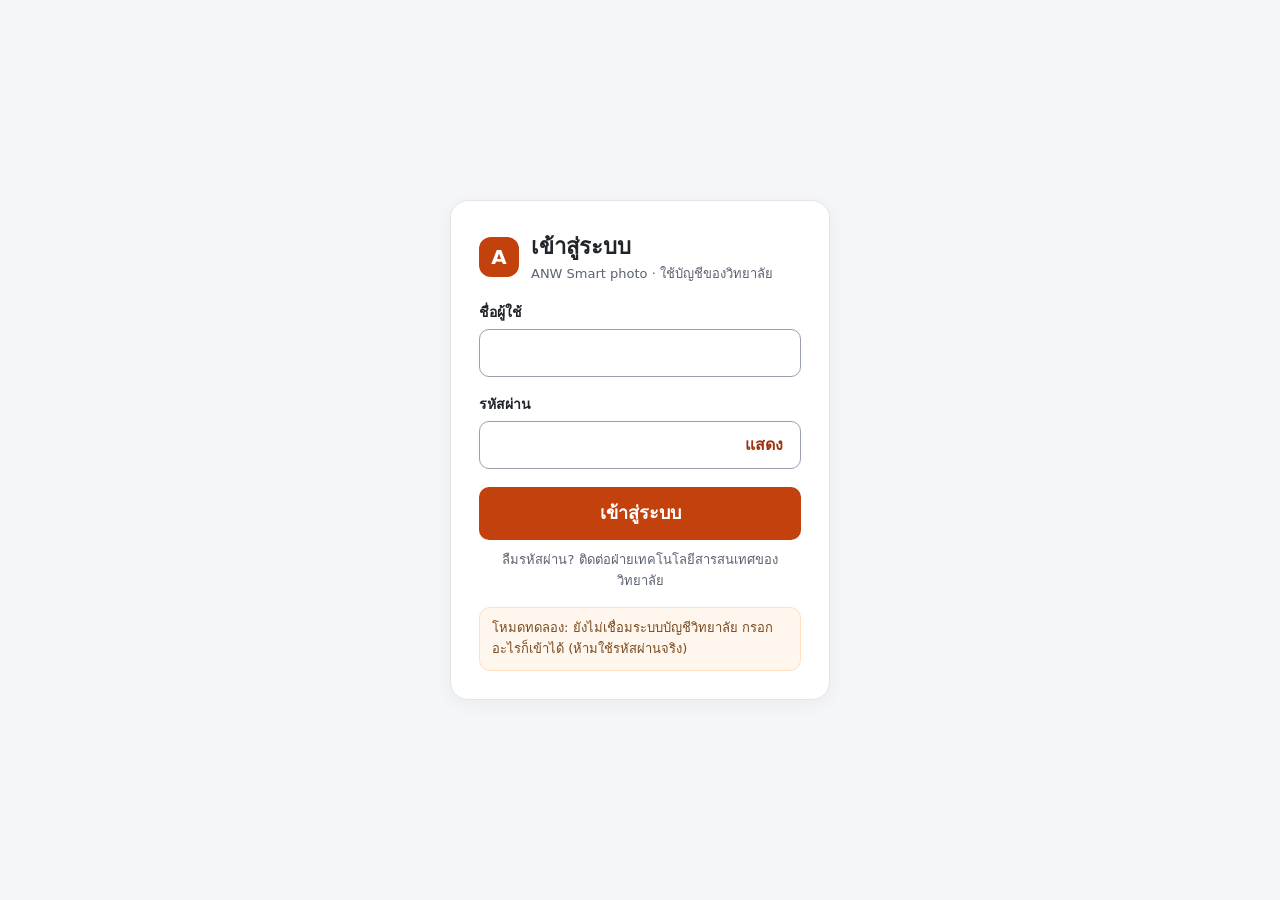
<file: index.html>
<!DOCTYPE html>
<html lang="th">
<head>
<meta charset="UTF-8">
<meta name="viewport" content="width=device-width, initial-scale=1.0">
<title>ANW Smart photo | ค้นหาภาพกิจกรรมของฉัน</title>
<meta name="description" content="ระบบค้นหาภาพกิจกรรมของวิทยาลัยเทคโนโลยีหาดใหญ่อำนวยวิทย์ อัปโหลดภาพของคุณเพื่อค้นหาภาพกิจกรรมที่มีคุณอยู่">
<meta name="theme-color" content="#c2410c">
<meta name="robots" content="noindex, nofollow">
<!-- ปรับ img-src ให้ตรงกับโดเมนรูปจริงเมื่อเชื่อมระบบ (เช่น โดเมนรูปของ Facebook) -->
<meta http-equiv="Content-Security-Policy" content="default-src 'self'; img-src 'self' blob: data: https:; style-src 'self'; script-src 'self'; base-uri 'self'; form-action 'self'">
<link rel="icon" href="data:image/svg+xml,%3Csvg xmlns='http://www.w3.org/2000/svg' viewBox='0 0 64 64'%3E%3Crect width='64' height='64' rx='16' fill='%23c2410c'/%3E%3Ctext x='32' y='45' font-size='36' font-weight='700' text-anchor='middle' fill='white' font-family='sans-serif'%3EA%3C/text%3E%3C/svg%3E">
<link rel="stylesheet" href="css/style.css">
</head>
<body class="is-auth-pending">
<a class="skip-link" href="#main">ข้ามไปยังเนื้อหาหลัก</a>

<header class="topbar">
  <div class="brand">
    <div class="logo" aria-hidden="true">A</div>
    <div class="brand-text">
      <span class="brand-name">ANW Smart photo</span>
      <small>ระบบค้นหาภาพกิจกรรมของวิทยาลัย</small>
    </div>
  </div>
  <div class="user-box">

  <span class="user-name" id="userName"></span>

  <button type="button" class="btn btn-secondary btn-sm" id="logoutBtn">ออกจากระบบ</button>

</div>
</header>

<main id="main">
  <section class="intro">
    <h1>ค้นหาภาพกิจกรรมของคุณ</h1>
    <p>อัปโหลดภาพถ่ายของตัวเอง ระบบจะค้นหาภาพกิจกรรมที่มีคุณอยู่ พร้อมลิงก์ไปยังโพสต์ต้นฉบับบน Facebook</p>
  </section>

  <section class="card search-card" aria-labelledby="search-title">
    <h2 id="search-title" class="visually-hidden">อัปโหลดภาพเพื่อค้นหา</h2>

    <form id="searchForm" novalidate>
      <div class="dropzone" id="dropzone">
        <div class="preview-wrap" id="previewWrap" hidden>
          <img id="preview" alt="ตัวอย่างภาพที่เลือก">
        </div>

        <div class="dz-empty" id="dzEmpty">
          <div class="dz-icon" aria-hidden="true">＋</div>
          <p class="dz-title">ลากรูปมาวางที่นี่ หรือกดปุ่มเพื่อเลือกรูป</p>
        </div>

        <p class="file-name" id="fileName" hidden></p>

        <div class="dz-actions">
          <button type="button" class="btn btn-secondary" id="pickBtn">เลือกรูปภาพ</button>
          <button type="button" class="btn btn-secondary btn-camera" id="cameraBtn">ถ่ายภาพด้วยกล้อง</button>
        </div>

        <input type="file" id="photoInput" class="visually-hidden" tabindex="-1"
               accept="image/jpeg,image/png,image/webp" aria-describedby="fileHelp">
        <input type="file" id="cameraInput" class="visually-hidden" tabindex="-1"
               accept="image/jpeg,image/png,image/webp" capture="user">
      </div>

      <p class="hint" id="fileHelp">รองรับ JPG, PNG, WebP ขนาดไม่เกิน 10 MB · ควรเป็นภาพใบหน้าของคุณที่ชัดเจน แสงเพียงพอ</p>
      <p class="msg msg-error" id="fileError" role="alert" hidden></p>

      <div class="consent">
        <label class="check" for="consent">
          <input type="checkbox" id="consent">
          <span>ฉันยินยอมให้ระบบประมวลผลใบหน้าในภาพนี้เพื่อค้นหาภาพกิจกรรม และยืนยันว่าเป็นภาพของตัวฉันเอง
            (<a href="privacy.html" target="_blank" rel="noopener noreferrer">นโยบายความเป็นส่วนตัว</a>)</span>
        </label>
        <!-- TODO: แก้ข้อความด้านล่างให้ตรงกับการทำงานจริงของระบบ (เก็บ/ลบภาพเมื่อไร) ก่อนเปิดใช้ -->
        <p class="hint">ภาพที่อัปโหลดจะใช้เพื่อการค้นหาครั้งนี้เท่านั้น</p>
      </div>

      <button type="submit" class="btn btn-primary btn-lg" id="searchBtn" disabled>ค้นหาภาพของฉัน</button>
      <p class="hint center" id="searchHint">เลือกรูปภาพก่อนเริ่มค้นหา</p>

      <p class="notice">ต้นแบบ: ยังไม่เชื่อมต่อ Facebook หรือระบบค้นหาใบหน้าจริง ผลลัพธ์เป็นข้อมูลจำลอง</p>
    </form>
  </section>

  <div class="status" id="status" role="status" aria-live="polite"></div>

  <section class="results" id="results" aria-labelledby="resultsTitle" hidden>
    <div class="results-head">
      <h2 id="resultsTitle" tabindex="-1">ผลการค้นหา</h2>
      <p id="resultCount" class="hint"></p>
    </div>
    <ul class="result-grid" id="resultGrid"></ul>
  </section>

  <section class="steps" aria-labelledby="steps-title">
    <h2 id="steps-title">ใช้งานอย่างไร?</h2>
    <ol class="step-list">
      <li><span class="step-no" aria-hidden="true">1</span><div><strong>เลือกรูปภาพ</strong><small>ใช้ภาพใบหน้าของคุณเอง</small></div></li>
      <li><span class="step-no" aria-hidden="true">2</span><div><strong>ค้นหาภาพของฉัน</strong><small>ระบบค้นหาภาพกิจกรรมที่มีคุณอยู่</small></div></li>
      <li><span class="step-no" aria-hidden="true">3</span><div><strong>เปิดโพสต์ต้นฉบับ</strong><small>ดูภาพและไปยังโพสต์บน Facebook</small></div></li>
    </ol>
  </section>
</main>

<footer>
  <p>ANW Smart photo · Prototype · วิทยาลัยเทคโนโลยีหาดใหญ่อำนวยวิทย์</p>
  <p>
    <a href="privacy.html">นโยบายความเป็นส่วนตัว</a> ·
    <!-- TODO: เปลี่ยนเป็นอีเมลหรือแบบฟอร์มของวิทยาลัย -->
    <a href="mailto:privacy@example.ac.th">ขอลบภาพ / แจ้งปัญหา</a>
  </p>
</footer>

<template id="resultTemplate">
  <li class="result-card">
    <div class="result-media">
      <img class="result-img" alt="" loading="lazy" decoding="async" width="400" height="300">
      <span class="placeholder-text" hidden>ไม่มีภาพตัวอย่าง</span>
    </div>
    <div class="result-info">
      <h3 class="result-title"></h3>
      <p class="result-meta"></p>
      <a class="result-link" target="_blank" rel="noopener noreferrer" hidden>
        ดูโพสต์ต้นฉบับบน Facebook <span class="visually-hidden">(เปิดในแท็บใหม่)</span>
      </a>
      <p class="result-nolink" hidden>ยังไม่มีลิงก์ต้นฉบับ</p>
    </div>
  </li>
</template>

<script src="js/auth.js"></script>

<script src="js/home-auth.js"></script>

<script src="js/app.js"></script>
</body>
</html>
</file>
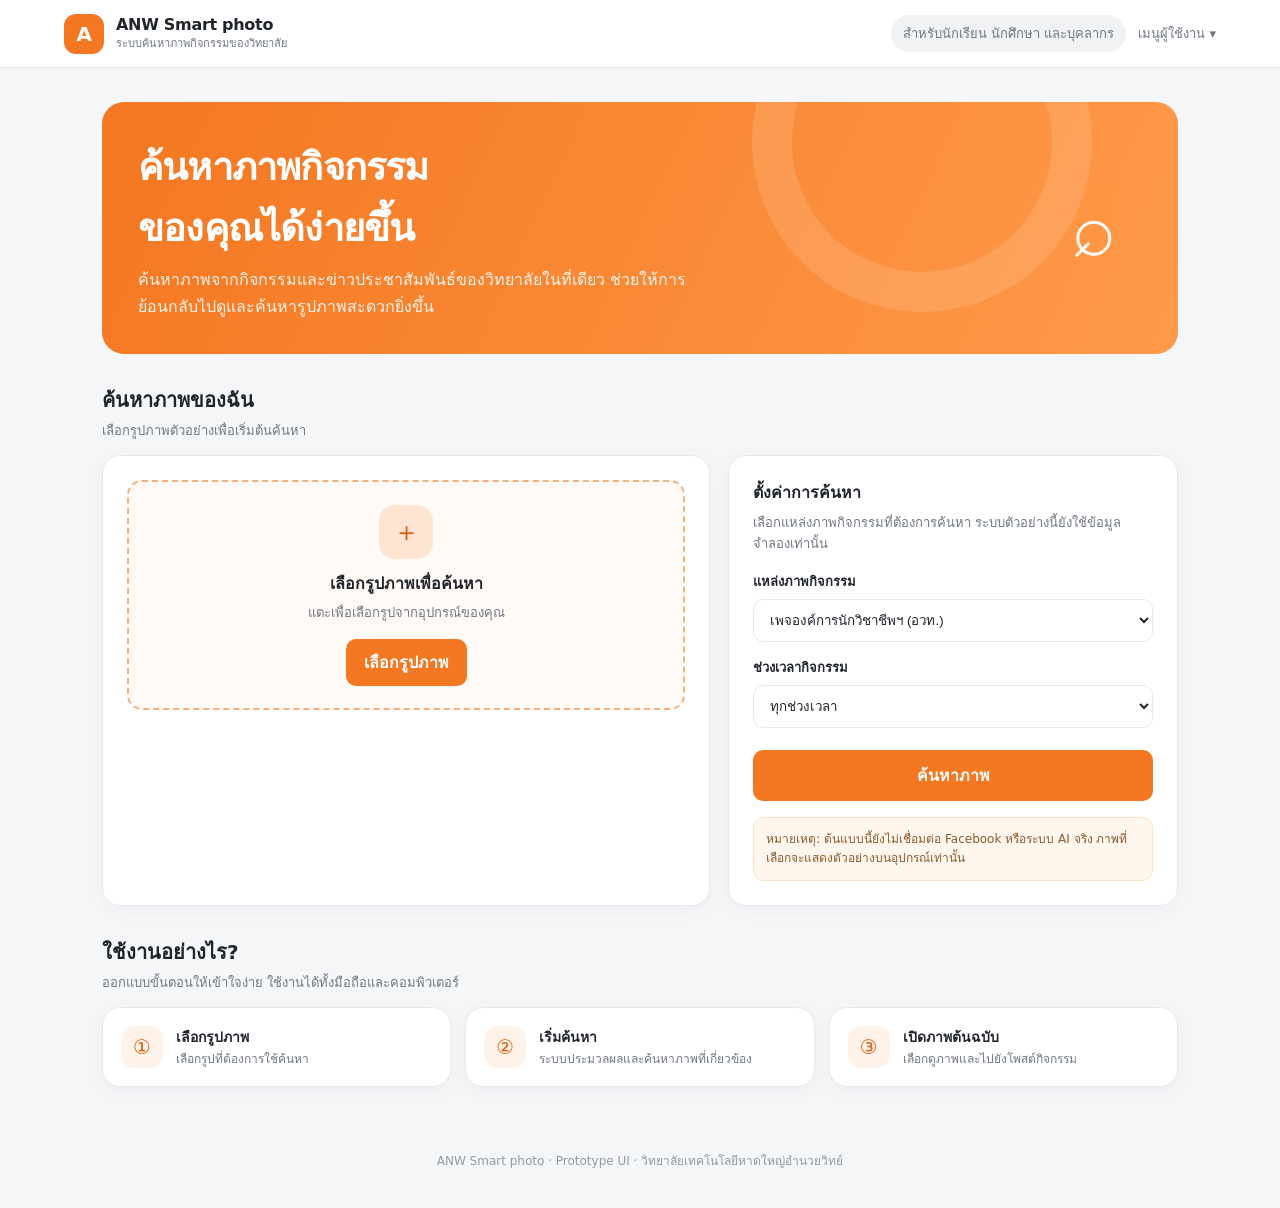
<file: index.html.html>
<!DOCTYPE html>
<html lang="th">
<head>
<meta charset="UTF-8">
<meta name="viewport" content="width=device-width, initial-scale=1.0">
<title>ANW Smart photo</title>
<style>
:root{
  --orange:#f47721;--orange-dark:#d95d0b;--ink:#20242b;--muted:#707783;
  --bg:#f5f6f8;--line:#e8e9ed;--white:#fff;--soft:#fff3e9;--green:#16865b;
}
*{box-sizing:border-box}
body{margin:0;font-family:system-ui,-apple-system,"Segoe UI",sans-serif;background:var(--bg);color:var(--ink)}
button,input{font:inherit}
.topbar{height:68px;background:#fff;border-bottom:1px solid var(--line);display:flex;align-items:center;justify-content:space-between;padding:0 5%;position:sticky;top:0;z-index:5}
.brand{display:flex;align-items:center;gap:12px;font-weight:800;letter-spacing:-.3px}
.logo{width:40px;height:40px;border-radius:12px;background:var(--orange);color:white;display:grid;place-items:center;font-size:20px;font-weight:900}
.brand small{display:block;color:var(--muted);font-size:11px;font-weight:500;letter-spacing:0}
.top-right{display:flex;align-items:center;gap:12px;color:var(--muted);font-size:13px}
.pill{background:#f1f2f4;border-radius:99px;padding:8px 12px}
main{max-width:1120px;margin:34px auto;padding:0 22px}
.hero{background:linear-gradient(115deg,#f47721,#ff9a4a);border-radius:22px;padding:34px 36px;color:white;display:flex;justify-content:space-between;align-items:center;gap:20px;overflow:hidden;position:relative}
.hero:after{content:"";position:absolute;width:260px;height:260px;border:40px solid #ffffff20;border-radius:50%;right:8%;top:-130px}
.hero h1{font-size:clamp(26px,4vw,38px);margin:0 0 8px;letter-spacing:-.8px}
.hero p{margin:0;color:#fff4eb;line-height:1.7;max-width:570px}
.hero-mark{font-size:76px;opacity:.95;z-index:1;padding-right:25px}
.section-title{display:flex;justify-content:space-between;align-items:end;margin:30px 0 14px}
.section-title h2{font-size:20px;margin:0}
.section-title p{margin:4px 0 0;color:var(--muted);font-size:13px}
.card{background:white;border:1px solid var(--line);border-radius:18px;padding:24px;box-shadow:0 4px 18px #1b26300a}
.search-layout{display:grid;grid-template-columns:1.15fr .85fr;gap:18px}
.upload{border:2px dashed #f2b17f;background:#fffaf6;border-radius:15px;min-height:230px;display:flex;flex-direction:column;align-items:center;justify-content:center;text-align:center;padding:20px;cursor:pointer;transition:.2s}
.upload:hover{border-color:var(--orange);background:#fff5ed}
.upload-icon{width:54px;height:54px;border-radius:16px;background:#ffe5d1;color:var(--orange-dark);display:grid;place-items:center;font-size:27px;margin-bottom:12px}
.upload strong{font-size:16px}
.upload span{font-size:13px;color:var(--muted);margin-top:6px}
.upload button,.primary{border:0;background:var(--orange);color:white;border-radius:10px;padding:11px 18px;font-weight:700;margin-top:16px;cursor:pointer}
.upload button:hover,.primary:hover{background:var(--orange-dark)}
.preview{display:none;max-width:100%;max-height:165px;border-radius:12px;margin-bottom:10px;object-fit:contain}
.options h3{font-size:16px;margin:0 0 8px}
.options p{font-size:13px;color:var(--muted);line-height:1.6;margin:0 0 16px}
.field-label{font-size:13px;font-weight:700;display:block;margin:15px 0 7px}
select{width:100%;padding:12px;border:1px solid var(--line);border-radius:10px;background:white;color:var(--ink)}
.primary{width:100%;padding:13px;margin-top:22px}
.notice{font-size:12px;color:#8b5a2b;background:#fff7ed;border:1px solid #ffe0c2;border-radius:11px;padding:12px;line-height:1.6;margin-top:16px}
.quick-grid{display:grid;grid-template-columns:repeat(3,1fr);gap:14px}
.quick{display:flex;gap:13px;align-items:center;padding:18px}
.quick-icon{width:42px;height:42px;flex:none;border-radius:13px;background:var(--soft);color:var(--orange-dark);display:grid;place-items:center;font-size:20px}
.quick b{display:block;font-size:14px}
.quick small{color:var(--muted);font-size:12px}
.results{margin-top:26px;display:none}
.result-head{display:flex;justify-content:space-between;align-items:center;margin-bottom:14px}
.result-grid{display:grid;grid-template-columns:repeat(3,1fr);gap:14px}
.result-card{background:#fff;border:1px solid var(--line);border-radius:14px;overflow:hidden}
.fake-photo{height:135px;background:linear-gradient(135deg,#f4e4d7,#dce5ec);display:grid;place-items:center;color:#7b8792;font-size:13px}
.result-info{padding:13px}
.result-info b{font-size:13px}
.result-info p{font-size:12px;color:var(--muted);margin:5px 0 0}
footer{text-align:center;color:#9298a2;font-size:12px;padding:30px 15px 38px}
@media(max-width:760px){
 .topbar{padding:0 17px}.top-right .pill{display:none}main{margin:20px auto;padding:0 15px}
 .hero{padding:25px 22px}.hero-mark{font-size:54px;padding:0}.search-layout{grid-template-columns:1fr}
 .quick-grid{grid-template-columns:1fr}.result-grid{grid-template-columns:1fr 1fr}
}
@media(max-width:420px){.hero-mark{display:none}.card{padding:17px}.result-grid{grid-template-columns:1fr}}
</style>
</head>
<body>
<header class="topbar">
  <div class="brand"><div class="logo">A</div><div>ANW Smart photo<small>ระบบค้นหาภาพกิจกรรมของวิทยาลัย</small></div></div>
  <div class="top-right"><span class="pill">สำหรับนักเรียน นักศึกษา และบุคลากร</span><span>เมนูผู้ใช้งาน ▾</span></div>
</header>
<main>
  <section class="hero">
    <div><h1>ค้นหาภาพกิจกรรม<br>ของคุณได้ง่ายขึ้น</h1><p>ค้นหาภาพจากกิจกรรมและข่าวประชาสัมพันธ์ของวิทยาลัยในที่เดียว ช่วยให้การย้อนกลับไปดูและค้นหารูปภาพสะดวกยิ่งขึ้น</p></div>
    <div class="hero-mark">⌕</div>
  </section>

  <div class="section-title"><div><h2>ค้นหาภาพของฉัน</h2><p>เลือกรูปภาพตัวอย่างเพื่อเริ่มต้นค้นหา</p></div></div>
  <section class="search-layout">
    <div class="card">
      <label class="upload" for="photoInput">
        <div class="upload-icon">＋</div>
        <img id="preview" class="preview" alt="ตัวอย่างภาพที่เลือก">
        <strong id="uploadTitle">เลือกรูปภาพเพื่อค้นหา</strong>
        <span id="uploadSub">แตะเพื่อเลือกรูปจากอุปกรณ์ของคุณ</span>
        <button type="button" onclick="document.getElementById('photoInput').click()">เลือกรูปภาพ</button>
        <input id="photoInput" type="file" accept="image/*" hidden>
      </label>
    </div>
    <div class="card options">
      <h3>ตั้งค่าการค้นหา</h3>
      <p>เลือกแหล่งภาพกิจกรรมที่ต้องการค้นหา ระบบตัวอย่างนี้ยังใช้ข้อมูลจำลองเท่านั้น</p>
      <label class="field-label" for="source">แหล่งภาพกิจกรรม</label>
      <select id="source"><option>เพจองค์การนักวิชาชีพฯ (อวท.)</option><option>เพจหลักของวิทยาลัย (เตรียมรองรับ)</option></select>
      <label class="field-label" for="period">ช่วงเวลากิจกรรม</label>
      <select id="period"><option>ทุกช่วงเวลา</option><option>ภายใน 30 วันที่ผ่านมา</option><option>ภายใน 3 เดือนที่ผ่านมา</option><option>ภายใน 1 ปีที่ผ่านมา</option></select>
      <button class="primary" id="searchBtn">ค้นหาภาพ</button>
      <div class="notice">หมายเหตุ: ต้นแบบนี้ยังไม่เชื่อมต่อ Facebook หรือระบบ AI จริง ภาพที่เลือกจะแสดงตัวอย่างบนอุปกรณ์เท่านั้น</div>
    </div>
  </section>

  <div class="section-title"><div><h2>ใช้งานอย่างไร?</h2><p>ออกแบบขั้นตอนให้เข้าใจง่าย ใช้งานได้ทั้งมือถือและคอมพิวเตอร์</p></div></div>
  <section class="quick-grid">
    <div class="card quick"><div class="quick-icon">①</div><div><b>เลือกรูปภาพ</b><small>เลือกรูปที่ต้องการใช้ค้นหา</small></div></div>
    <div class="card quick"><div class="quick-icon">②</div><div><b>เริ่มค้นหา</b><small>ระบบประมวลผลและค้นหาภาพที่เกี่ยวข้อง</small></div></div>
    <div class="card quick"><div class="quick-icon">③</div><div><b>เปิดภาพต้นฉบับ</b><small>เลือกดูภาพและไปยังโพสต์กิจกรรม</small></div></div>
  </section>

  <section class="results" id="results">
    <div class="section-title result-head"><div><h2>ผลการค้นหา</h2><p>ตัวอย่างหน้าตาผลลัพธ์จากข้อมูลจำลอง</p></div><span class="pill">Demo</span></div>
    <div class="result-grid">
      <article class="result-card"><div class="fake-photo">ตัวอย่างภาพกิจกรรม 01</div><div class="result-info"><b>กิจกรรมของวิทยาลัย</b><p>ตัวอย่างผลลัพธ์ · ยังไม่มีลิงก์ต้นฉบับ</p></div></article>
      <article class="result-card"><div class="fake-photo">ตัวอย่างภาพกิจกรรม 02</div><div class="result-info"><b>กิจกรรมของนักศึกษา</b><p>ตัวอย่างผลลัพธ์ · ยังไม่มีลิงก์ต้นฉบับ</p></div></article>
      <article class="result-card"><div class="fake-photo">ตัวอย่างภาพกิจกรรม 03</div><div class="result-info"><b>กิจกรรมประชาสัมพันธ์</b><p>ตัวอย่างผลลัพธ์ · ยังไม่มีลิงก์ต้นฉบับ</p></div></article>
    </div>
  </section>
</main>
<footer>ANW Smart photo · Prototype UI · วิทยาลัยเทคโนโลยีหาดใหญ่อำนวยวิทย์</footer>
<script>
const input=document.getElementById('photoInput'), preview=document.getElementById('preview');
input.addEventListener('change',()=>{
 const file=input.files&&input.files[0]; if(!file)return;
 if(!file.type.startsWith('image/')){alert('กรุณาเลือกไฟล์รูปภาพ');return;}
 preview.src=URL.createObjectURL(file);preview.style.display='block';
 document.getElementById('uploadTitle').textContent=file.name;
 document.getElementById('uploadSub').textContent='เลือกรูปภาพแล้ว · แตะเพื่อเปลี่ยนรูป';
});
document.getElementById('searchBtn').addEventListener('click',()=>{
 if(!input.files||!input.files.length){alert('กรุณาเลือกรูปภาพก่อนค้นหา');return;}
 document.getElementById('results').style.display='block';
 document.getElementById('results').scrollIntoView({behavior:'smooth'});
});
</script>
</body>
</html>
</file>
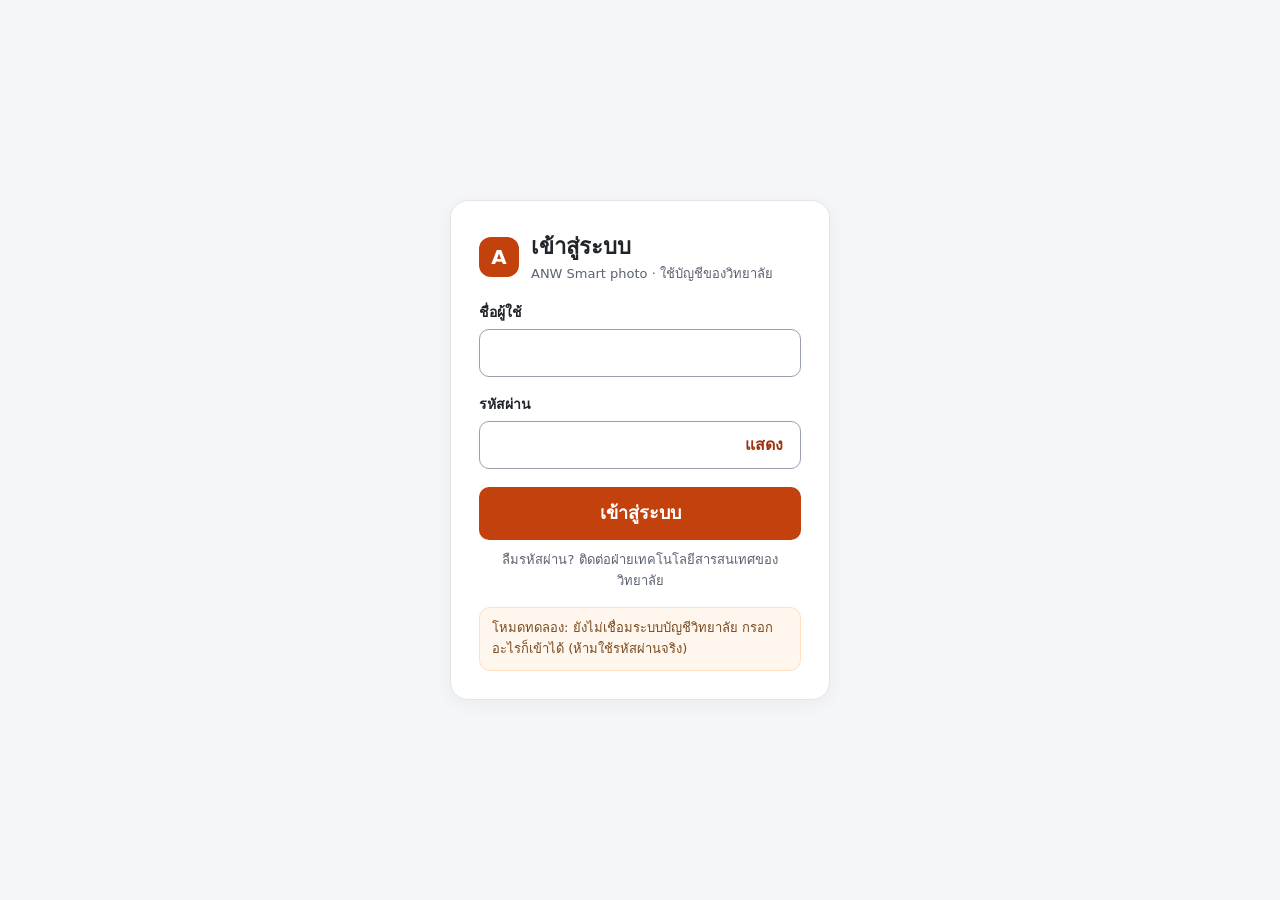
<file: login.html>
<!DOCTYPE html>
<html lang="th">
<head>
<meta charset="UTF-8">
<meta name="viewport" content="width=device-width, initial-scale=1.0">
<title>เข้าสู่ระบบ | ANW Smart photo</title>
<meta name="theme-color" content="#c2410c">
<meta name="robots" content="noindex, nofollow">
<meta http-equiv="Content-Security-Policy" content="default-src 'self'; img-src 'self' data:; style-src 'self'; script-src 'self'; base-uri 'self'; form-action 'self'">
<link rel="icon" href="data:image/svg+xml,%3Csvg xmlns='http://www.w3.org/2000/svg' viewBox='0 0 64 64'%3E%3Crect width='64' height='64' rx='16' fill='%23c2410c'/%3E%3Ctext x='32' y='45' font-size='36' font-weight='700' text-anchor='middle' fill='white' font-family='sans-serif'%3EA%3C/text%3E%3C/svg%3E">
<link rel="stylesheet" href="css/style.css">
</head>
<body class="login-page">
<main class="login-wrap" id="main">
  <section class="card login-card" aria-labelledby="loginTitle">
    <div class="login-brand">
      <div class="logo" aria-hidden="true">A</div>
      <div>
        <h1 id="loginTitle">เข้าสู่ระบบ</h1>
        <p class="hint">ANW Smart photo · ใช้บัญชีของวิทยาลัย</p>
      </div>
    </div>

    <form id="loginForm" novalidate>
      <label class="field-label" for="username">ชื่อผู้ใช้</label>
      <input class="input" id="username" name="username" type="text"
             autocomplete="username" autocapitalize="none" autocorrect="off"
             spellcheck="false" required>

      <label class="field-label" for="password">รหัสผ่าน</label>
      <div class="pw-wrap">
        <input class="input" id="password" name="password" type="password"
               autocomplete="current-password" required>
        <button type="button" class="pw-toggle" id="pwToggle" aria-pressed="false">แสดง</button>
      </div>

      <p class="msg msg-error" id="loginError" role="alert" hidden></p>

      <button type="submit" class="btn btn-primary btn-lg" id="loginBtn">เข้าสู่ระบบ</button>
    </form>

    <p class="hint center">
      <!-- TODO: เปลี่ยนเป็นลิงก์หรือช่องทางรีเซ็ตรหัสผ่านของวิทยาลัย -->
      ลืมรหัสผ่าน? ติดต่อฝ่ายเทคโนโลยีสารสนเทศของวิทยาลัย
    </p>
    <p class="notice" id="demoNotice" hidden>โหมดทดลอง: ยังไม่เชื่อมระบบบัญชีวิทยาลัย กรอกอะไรก็เข้าได้ (ห้ามใช้รหัสผ่านจริง)</p>
  </section>
</main>
<script src="js/auth.js"></script>
<script src="js/login.js"></script>
</body>
</html>
</file>
<file: css/style.css>
:root{
  --brand:#c2410c;        /* ขาวบนสีนี้ ≈ 5.2:1 ผ่าน WCAG AA */
  --brand-dark:#9a3412;
  --orange:#f47721;       /* ใช้ตกแต่งเท่านั้น ไม่ใช้กับตัวอักษร */
  --ink:#20242b;
  --muted:#5b6270;        /* ≈ 5.6:1 บนพื้น --bg */
  --bg:#f5f6f8;
  --line:#e2e4e9;
  --soft:#fff3e9;
  --danger:#b42318;
  --danger-bg:#fef3f2;
}
*,*::before,*::after{box-sizing:border-box}
html{scroll-behavior:smooth}
body{
  margin:0;background:var(--bg);color:var(--ink);line-height:1.6;font-size:16px;
  font-family:"Sarabun","Noto Sans Thai","Segoe UI",system-ui,-apple-system,sans-serif;
}
[hidden]{display:none!important}
a{color:var(--brand-dark)}
img{max-width:100%}

.visually-hidden{
  position:absolute!important;width:1px;height:1px;margin:-1px;padding:0;border:0;
  overflow:hidden;clip:rect(0 0 0 0);white-space:nowrap;
}
.skip-link{position:absolute;left:12px;top:-60px;background:#fff;color:var(--ink);padding:10px 14px;border-radius:8px;z-index:20}
.skip-link:focus{top:10px}

:focus-visible{outline:3px solid #1d4ed8;outline-offset:2px}

/* Header */
.topbar{
  height:64px;background:#fff;border-bottom:1px solid var(--line);
  display:flex;align-items:center;justify-content:space-between;
  padding:0 5%;position:sticky;top:0;z-index:10;
}
.brand{display:flex;align-items:center;gap:12px}
.logo{width:40px;height:40px;border-radius:12px;background:var(--brand);color:#fff;display:grid;place-items:center;font-size:20px;font-weight:800}
.brand-text{display:flex;flex-direction:column;line-height:1.3}
.brand-name{font-weight:800}
.brand-text small{color:var(--muted);font-size:12px}
.audience{margin:0;background:#f1f2f4;color:var(--muted);border-radius:99px;padding:6px 14px;font-size:13px}

/* Layout */
main{max-width:1040px;margin:0 auto;padding:28px 20px 12px}
.intro{text-align:center;max-width:680px;margin:0 auto 22px}
.intro h1{font-size:clamp(26px,4.5vw,36px);line-height:1.3;margin:0 0 8px}
.intro p{margin:0;color:var(--muted)}

.card{background:#fff;border:1px solid var(--line);border-radius:18px;padding:24px;box-shadow:0 4px 18px rgba(27,38,48,.05)}
.search-card{max-width:760px;margin:0 auto}

/* Dropzone */
.dropzone{
  border:2px dashed #d98b55;background:#fffaf6;border-radius:16px;
  min-height:280px;padding:24px;display:flex;flex-direction:column;align-items:center;justify-content:center;
  text-align:center;gap:14px;transition:border-color .2s,background-color .2s;
}
.dropzone.is-dragover{border-color:var(--brand);background:var(--soft)}
.dropzone.has-file{border-style:solid;border-color:var(--line);background:#fff}
.dz-icon{width:56px;height:56px;border-radius:16px;background:#ffe5d1;color:var(--brand-dark);display:grid;place-items:center;font-size:28px;margin:0 auto 8px}
.dz-title{margin:0;font-weight:700}
.preview-wrap img{display:block;max-height:min(360px,50vh);object-fit:contain;border-radius:12px;margin:0 auto}
.file-name{margin:0;font-size:14px;color:var(--muted);word-break:break-all}
.dz-actions{display:flex;flex-wrap:wrap;gap:10px;justify-content:center}
.btn-camera{display:none}
@media (pointer:coarse){.btn-camera{display:inline-flex}}

/* Buttons */
.btn{
  display:inline-flex;align-items:center;justify-content:center;gap:8px;
  min-height:44px;padding:10px 20px;border-radius:10px;border:2px solid transparent;
  font:inherit;font-weight:700;cursor:pointer;text-decoration:none;
}
.btn-primary{background:var(--brand);color:#fff}
.btn-primary:hover:not(:disabled){background:var(--brand-dark)}
.btn-secondary{background:#fff;color:var(--brand-dark);border-color:var(--brand)}
.btn-secondary:hover:not(:disabled){background:var(--soft)}
.btn:disabled{background:#e5e7eb;color:#5b6270;border-color:transparent;cursor:not-allowed}
.btn-lg{width:100%;min-height:52px;font-size:18px;margin-top:18px}

/* Messages & hints */
.hint{margin:10px 0 0;font-size:13px;color:var(--muted)}
.hint.center{text-align:center}
.msg{margin:12px 0 0;padding:10px 14px;border-radius:10px;font-size:14px}
.msg-error{background:var(--danger-bg);color:var(--danger);border:1px solid #fecdca}
.notice{margin:16px 0 0;font-size:13px;color:#7a4a1f;background:#fff7ed;border:1px solid #ffe0c2;border-radius:11px;padding:10px 12px}

/* Consent */
.consent{margin-top:18px}
.check{display:flex;gap:10px;align-items:flex-start;cursor:pointer;font-size:14px}
.check input{width:22px;height:22px;flex:none;margin:2px 0 0;accent-color:var(--brand)}

/* Status */
.status{max-width:760px;margin:20px auto 0;text-align:center;color:var(--muted)}
.status:empty{display:none}
.status.is-error{color:var(--danger)}
.spinner{display:inline-block;width:20px;height:20px;margin-right:8px;vertical-align:-4px;border:3px solid #f3c9ae;border-top-color:var(--brand);border-radius:50%;animation:spin .8s linear infinite}
@keyframes spin{to{transform:rotate(360deg)}}

/* Results */
.results{margin-top:32px;scroll-margin-top:84px}
.results-head{display:flex;flex-wrap:wrap;justify-content:space-between;align-items:baseline;gap:8px;margin-bottom:14px}
.results-head h2{margin:0;font-size:22px}
.results-head .hint{margin:0}
.result-grid{list-style:none;margin:0;padding:0;display:grid;grid-template-columns:repeat(auto-fill,minmax(220px,1fr));gap:16px}
.result-card{background:#fff;border:1px solid var(--line);border-radius:14px;overflow:hidden;display:flex;flex-direction:column}
.result-media{aspect-ratio:4/3;background:linear-gradient(135deg,#f4e4d7,#dce5ec);display:grid;place-items:center}
.result-img{width:100%;height:100%;object-fit:cover;display:block}
.placeholder-text{font-size:13px;color:var(--muted)}
.result-info{padding:14px;display:flex;flex-direction:column;gap:4px}
.result-title{margin:0;font-size:15px}
.result-meta{margin:0;font-size:13px;color:var(--muted)}
.result-link{margin-top:8px;font-weight:700;font-size:14px}
.result-nolink{margin:8px 0 0;font-size:13px;color:var(--muted)}

/* Steps */
.steps{margin-top:40px}
.steps h2{font-size:20px;margin:0 0 14px}
.step-list{list-style:none;margin:0;padding:0;display:grid;grid-template-columns:repeat(auto-fit,minmax(220px,1fr));gap:14px}
.step-list li{display:flex;gap:12px;align-items:center;background:#fff;border:1px solid var(--line);border-radius:14px;padding:16px}
.step-no{width:38px;height:38px;flex:none;border-radius:12px;background:var(--soft);color:var(--brand-dark);display:grid;place-items:center;font-weight:800}
.step-list strong{display:block;font-size:15px}
.step-list small{color:var(--muted);font-size:13px}

footer{text-align:center;color:var(--muted);font-size:13px;padding:30px 16px 38px}
footer p{margin:4px 0}

@media (max-width:640px){
  .topbar{padding:0 16px}
  .audience{display:none}
  main{padding:20px 14px 8px}
  .card{padding:16px}
  .dropzone{min-height:240px;padding:18px}
  .result-grid{grid-template-columns:repeat(2,1fr);gap:12px}
}
@media (max-width:400px){
  .result-grid{grid-template-columns:1fr}
}
@media (prefers-reduced-motion:reduce){
  html{scroll-behavior:auto}
  *,*::before,*::after{transition:none!important;animation:none!important}
}

/* Auth */
.is-auth-pending main,.is-auth-pending footer,.is-auth-pending .user-box{visibility:hidden}
.user-box{display:flex;align-items:center;gap:12px;font-size:14px}
.user-name{color:var(--muted);max-width:180px;overflow:hidden;text-overflow:ellipsis;white-space:nowrap}
.btn-sm{min-height:40px;padding:6px 14px;font-size:14px}

.login-page{min-height:100vh;display:grid;place-items:center}
.login-wrap{width:100%;max-width:420px;padding:20px}
.login-card{padding:28px}
.login-brand{display:flex;align-items:center;gap:12px;margin-bottom:8px}
.login-brand h1{margin:0;font-size:22px}
.login-brand .hint{margin:0}
.field-label{display:block;font-size:14px;font-weight:700;margin:16px 0 6px}
.input{width:100%;min-height:46px;padding:10px 12px;border:1px solid #9aa1ad;border-radius:10px;font:inherit;background:#fff;color:var(--ink)}
.pw-wrap{position:relative}
.pw-wrap .input{padding-right:76px}
.pw-toggle{position:absolute;right:6px;top:50%;transform:translateY(-50%);min-height:36px;padding:0 12px;border:0;background:transparent;color:var(--brand-dark);font:inherit;font-weight:700;cursor:pointer;border-radius:8px}

@media (max-width:640px){.user-name{display:none}}
}
</file>
